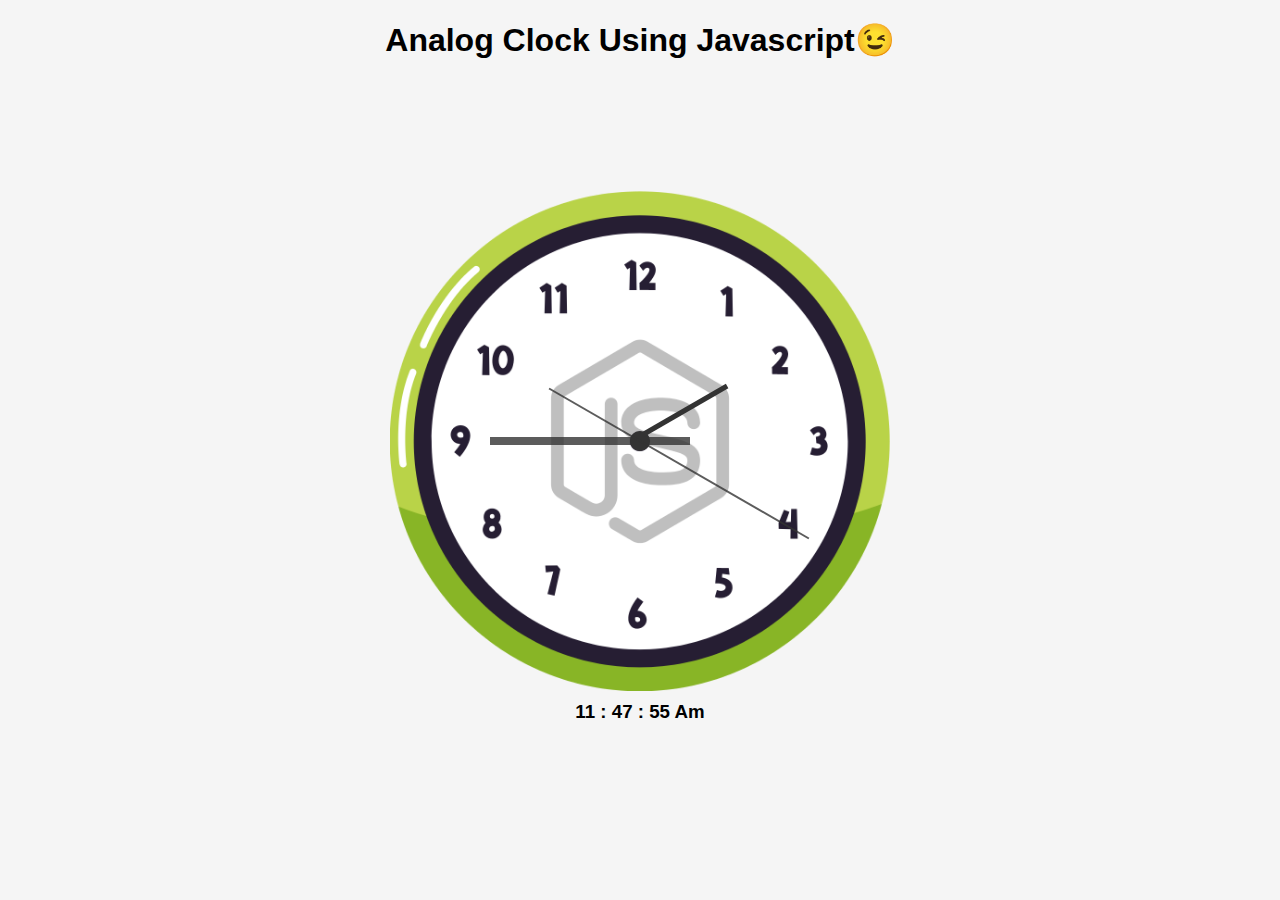
<file: analog_clock/index.htm>
<!DOCTYPE html>
<html lang="en">
<head>
    <meta charset="UTF-8">
    <meta name="viewport" content="width=device-width, initial-scale=1.0">
    <title>Analog Clock</title>
    <link rel="stylesheet" href="style.css">
</head>
<body>
    <h1 style="text-align: center;">Analog Clock Using Javascript😉</h1>
        <div class="container">
            <div class="wrapper" >
                <img src="./images/analog_clock_1.png" alt="" width="500" height="500">
                <div class="mid"></div>
                <div class="hour"></div>
                <div class="minute"></div>
                <div class="seconds"></div>
            </div>
           </div>
           <h3 class="time" style="text-align: center; margin-top: -100px">11 : 47 : 55 Am</h3>
            
        </div>
       


        <script src="script.js"></script>
</body>

</html>
</file>
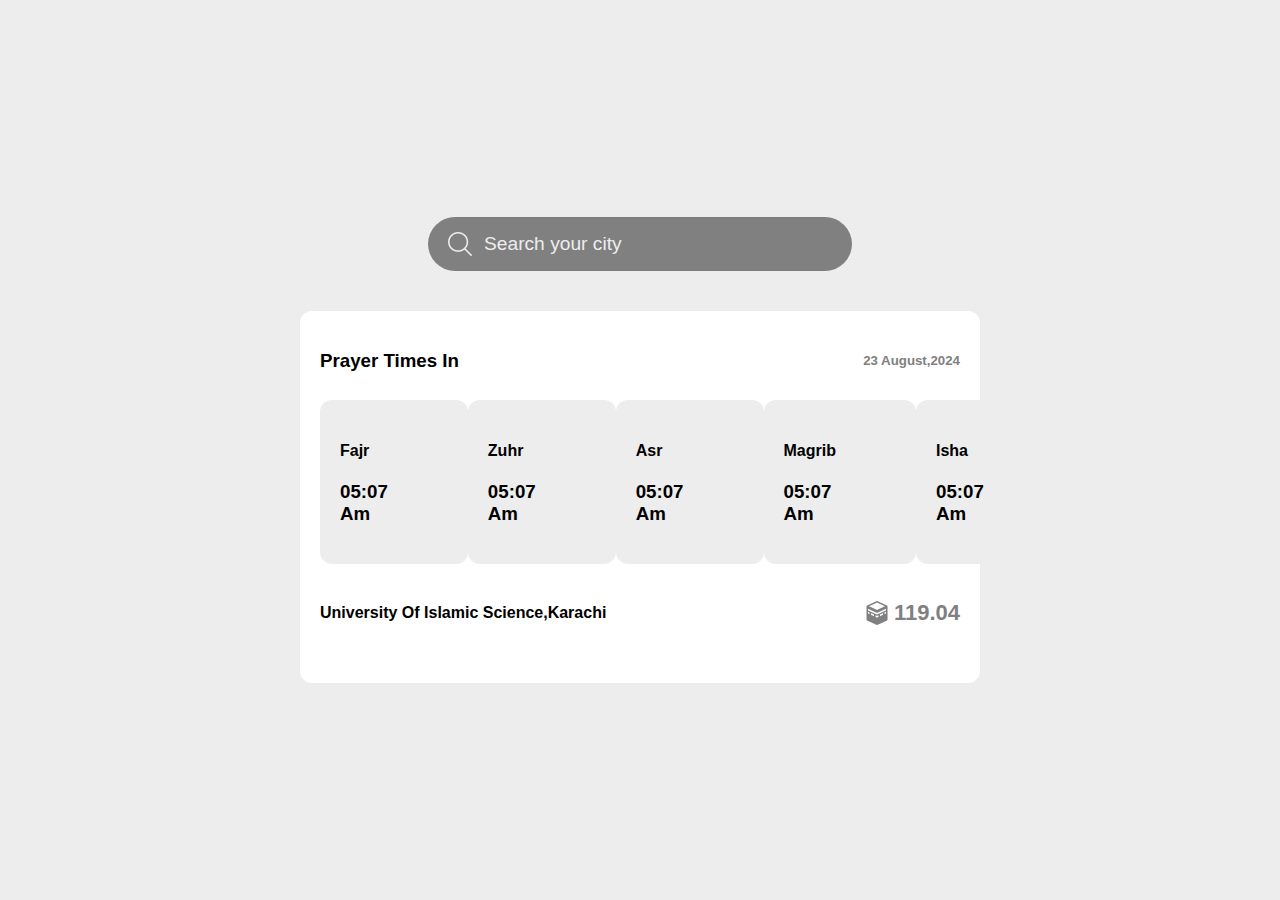
<file: Islamic_prayer_timings/index.html>
<!DOCTYPE html>
<html lang="en">
<head>
    <meta charset="UTF-8">
    <meta name="viewport" content="width=device-width, initial-scale=1.0">
    <title>Prayer Times</title>
    <link rel="stylesheet" href="style.css">
</head>
<body>
    
    <div class="search-container">
        <img src="./assets/search-interface-symbol.png" alt="search-icon"><input type="text" name="" id="input-city" placeholder="Search your city"></input></img>
        
    </div>

    <div class="prayer-container">
        <div class="info-box">
            <h3>Prayer Times In <span id="location"></span></h3>
            <h5 id="todate">23 August,2024</h5>
        </div>
        <div class="salat-main-container">
            <div class="salat-items">
                <h4 id="fajr">Fajr</h4>
                <h3 id="fajr-time">05:07 Am</h3>
            </div>
            <div class="salat-items">
                <h4 id="zhur">Zuhr</h4>
                <h3 id="zuhr-time">05:07 Am</h3>
            </div>
            <div class="salat-items">
                <h4 id="asr">Asr</h4>
                <h3 id="asr-time">05:07 Am</h3>
            </div>
            <div class="salat-items">
                <h4 id="magrib">Magrib</h4>
                <h3 id="magrib-time">05:07 Am</h3>
            </div>
            <div class="salat-items">
                <h4 id="isha">Isha</h4>
                <h3 id="isha-time">05:07 Am</h3>
            </div>
            
        </div>
        <div class="additional-info-container">
            <h4 id="prayer-method">University Of Islamic Science,Karachi</h4>
            <div class="qible">
                <img src="./assets/islam.png" alt="qibla-compass"> 
            <h5 id="qibla-direction">119.04</h5>
            </div>
            
          
            
        </div>
      
    </div>
    <script src="config.js"></script>
    <script src="script.js"></script>
    
</body>
</html>
</file>
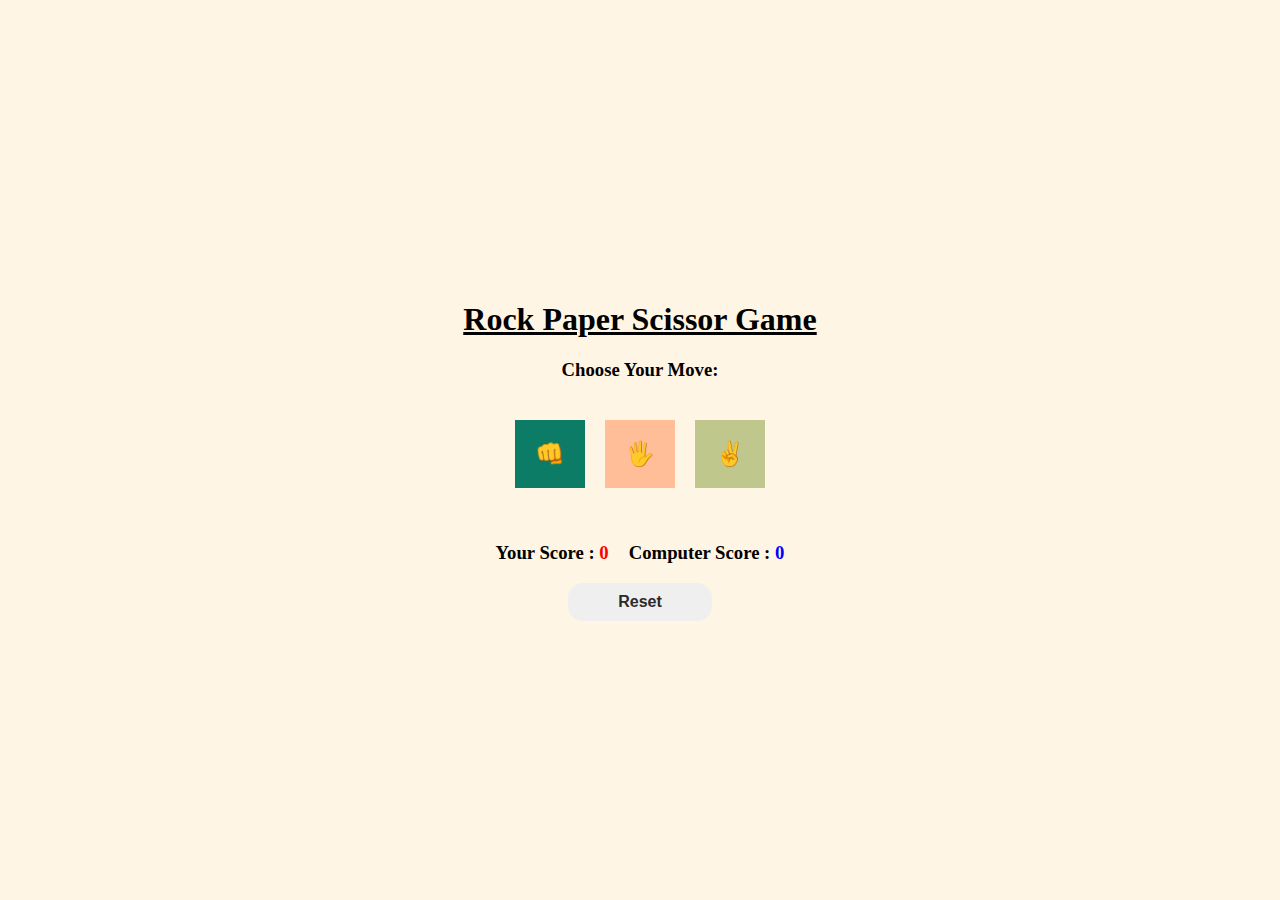
<file: rock_paper_scizzor_game/index.html>
<!DOCTYPE html>
<html lang="en">
<head>
    <meta charset="UTF-8">
    <meta name="viewport" content="width=device-width, initial-scale=1.0">
    <title>Rock Paper Scissor Game</title>
    <link rel="stylesheet" href="style.css">
</head>
<body>
    

    <div class="container">
        <h1>Rock Paper Scissor Game</h1>
        <h3>Choose Your Move:</h3>
        <div class="img-wrapper">
        <h2 id="stone">👊</h2>
        <h2 id="paper">🖐</h2>
        <h2 id="scizzor">✌</h2>
        </div>
        <p id="result"></p>
        <div class="score-wrapper">
            <h3>Your Score : <span id="your-score">0</span></h3>
            <h3>Computer Score : <span id="computer-score">0</span></h3>
        </div>
        <button id="reset">
            Reset
        </button>
    </div>
    <script src="script.js"></script>
</body>

</html>
</file>
<file: analog_clock/style.css>
body{
    margin: 0;
    padding: 0;
    font-family: 'Roboto', sans-serif;
    background-color: #f5f5f5;
   
   
}

.container{

    display: grid;
   justify-content: center;
   align-items: center;
    height:80vh;
 
}
.wrapper
{
    display: flex;
    justify-content: center;
    align-items: center;
    rotate: 270deg;
}
img{
    rotate: 90deg;   
}



.mid
{
    position: absolute;
    width: 20px;
    height: 20px;
    border-radius: 50%;
    background-color: #333;
}
.hour{
    position: absolute ;
    margin-left: 110px;
    transform: rotate(60deg);
    transform-origin:0%;
    width: 100px;
    height: 5px;
    background-color: #333;
    
   
  
}
.minute{
    position: absolute ;
    margin-left: 100px;
    transform: rotate(270deg);
    transform-origin: 25%;
    width: 200px;
    height: 8px;
    background-color: #333;
    opacity: 0.8;
  
}
.seconds{
    position: absolute ;
    margin-left: 90px;
    transform: rotate(120deg);
    transform-origin: 35%;
    width: 300px;
    height: 2px;
    background-color: #333;
    opacity: 0.8;
 
}
.time
{
    text-align: center;
    margin-top: -100px;
}

@media(max-width: 486px){

    img{
        width: 350px;
        height: 350px;  
    }
    .hour{
        position: absolute ;
        margin-left: 40px;
        transform: rotate(60deg);
        transform-origin:0%;
        width: 60px;
        height: 5px;
        background-color: #333;
        
       
      
    }
    .minute{
        position: absolute ;
        margin-left: 50px;
        transform: rotate(270deg);
        transform-origin: 25%;
        width: 100px;
        height: 8px;
        background-color: #333;
        opacity: 0.8;
      
    }
    .seconds{
        position: absolute ;
        margin-left: 40px;
        transform: rotate(120deg);
        transform-origin: 35%;
        width: 140px;
        height: 2px;
        background-color: #333;
        opacity: 0.8;
     
    }
   

    
    
}
</file>
<file: Islamic_prayer_timings/style.css>
/* primary : #ededed;
   secondary : #808080; */

body{
    margin: 0;
    padding: 0;
    font-family: 'Roboto', sans-serif;
    background-color: #ededed;
    display: flex;
    flex-direction: column;
    align-items: center;
    justify-content: center;
    gap: 40px;
    height: 100vh;
}

.search-container{
    background-color:#808080 ;
    display: flex;
    gap: 10px;
    padding: 015px 20px;
    align-items: center;
    width: 30%;
    border-radius: 50px;
}

 input{
    border: none;
    background-color: transparent;
    outline: none;
    color: rgb(255, 255, 255);
    font-size: 1.2rem;
    width: 100%;
    cursor: context-menu
   
    
}

input::placeholder{
    color: #ededed;
}

input:focus{
    border: none;
    background-color: transparent;
    outline: none;
    color: rgb(255, 255, 255);
    font-size: 1.2rem;
    width: 100%;
    cursor: context-menu
}

.prayer-container{
    background-color: white;
    border-radius: 12px;
    width: 50%;
    padding: 20px;
}

.info-box{
    display: flex;
    justify-content: space-between;
    margin-bottom: 10px;
}

.info-box h5{

    color: #808080;
}

.salat-main-container{
    display: flex;
    gap: 0px;
    justify-content: space-between;
    
   
}

.salat-items{
    background-color:#ededed ;
    padding: 20px 80px 20px 20px;
    border-radius: 12px;
}

.additional-info-container{
    
    display: flex;
    gap: 10px;
    align-items: center;
    justify-content: space-between;
    
   
}
.qible{ 
    display: flex;
    gap: 5px;
    align-items: center;

}

.qible h5{
    color: #808080;
    font-size: 22px;
}
/* .additional-info-container div img{
    color: #808080;
    width: 34px;
    display: inline;
    align-self: center;
    
}
.additional-info-container div h5{
    color: #808080;
    font-size: 24px;
    display: inline;
    
} */
</file>
<file: rock_paper_scizzor_game/style.css>
body{
    margin: 0;
    padding: 0;
    height: 100vh;
    width: 100vw;
    background-color:#FFF5E4 ;
    display: flex;
    justify-content: center;
    align-items: center;   
}
.container
{
   
    height: 60vh;
    width: 60vw;
    text-align: center;
    align-content: center;
}

.container h1{
    text-decoration: underline;
}

.img-wrapper
{
    display: flex;
    justify-content: center;
    gap: 20px;
}
#stone , #paper ,#scizzor
{

    padding: 20px;
    cursor: pointer;
}

#result
{
    font-size: 16px;
    font-weight: 600;
}

.score-wrapper
{
    display: flex;
    justify-content: center;
    gap: 20px;
}
#your-score
{
    color: rgb(255, 0, 0);
}
#computer-score
{
    color: blue;
}

#reset
{
    padding: 10px 50px;
    border-radius: 15px;
    border: none;
    color: rgb(43, 43, 43);
    font-size: 16px;
    font-weight: 600;
}
</file>
